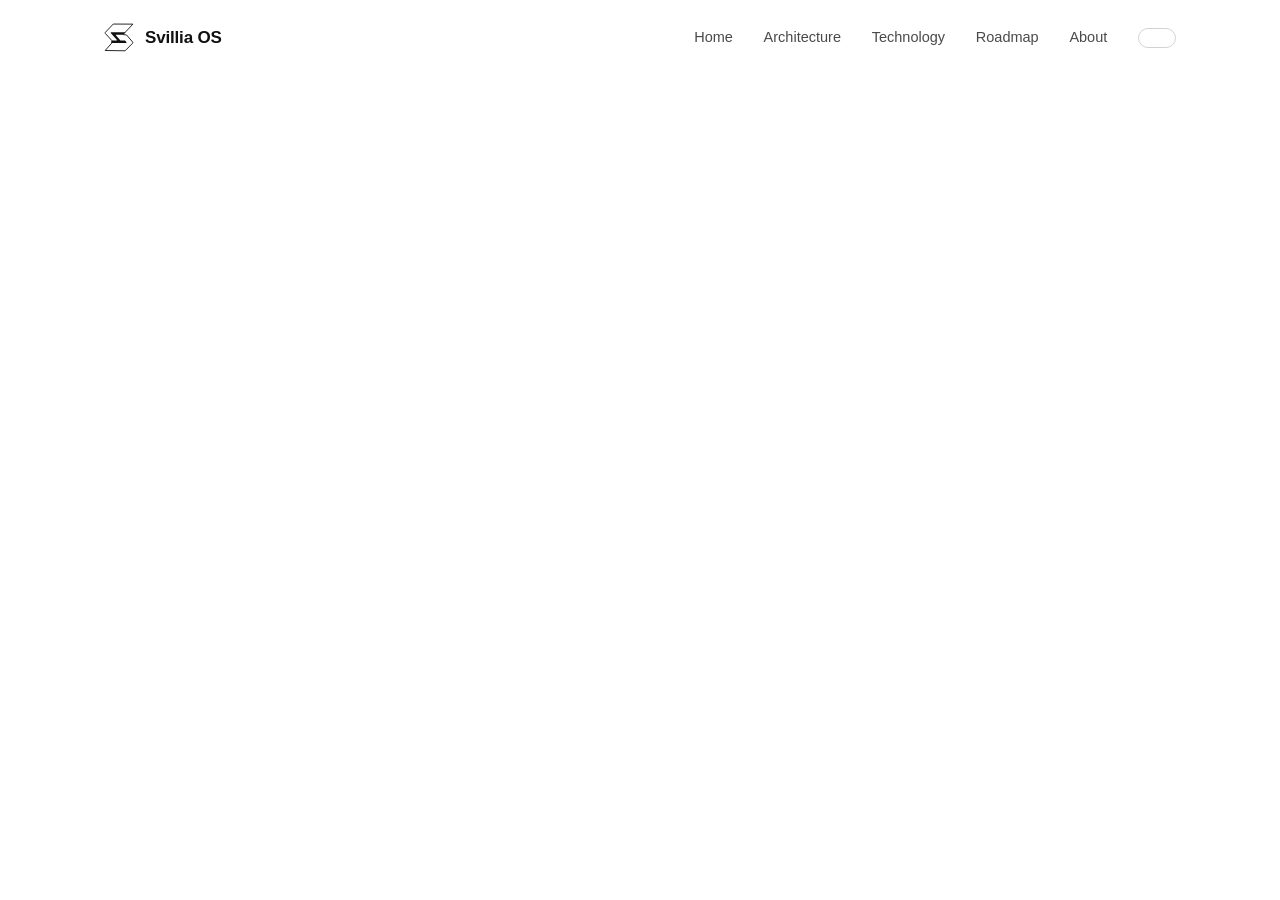
<file: index.html>
<!DOCTYPE html>
<html lang="en">
<head>
<meta charset="UTF-8">
<meta name="viewport" content="width=device-width, initial-scale=1.0">
<title>Svillia OS — A New Beginning</title>
<meta name="description" content="Svillia OS is a closed-source desktop operating system developed completely from scratch — its own kernel, bootloader, file system, programming language and desktop environment.">
<meta name="robots" content="index, follow">
<meta name="theme-color" content="#ffffff">
<meta property="og:title" content="Svillia OS">
<meta property="og:description" content="A New Beginning. Built from scratch. Built for the future.">
<meta property="og:type" content="website">
<meta property="og:url" content="https://svilia.github.io/SvilliaOS/">
<meta property="og:image" content="https://svilia.github.io/SvilliaOS/assets/preview.png">

<meta name="twitter:card" content="summary_large_image">
<meta name="twitter:title" content="Svillia OS">
<meta name="twitter:description" content="A New Beginning. Built from scratch. Built for the future.">
<meta name="twitter:image" content="https://svilia.github.io/SvilliaOS/assets/preview.png">
<link rel="icon" href="data:image/svg+xml,%3Csvg%20xmlns%3D%22http%3A//www.w3.org/2000/svg%22%20viewBox%3D%220%200%20100%20100%22%3E%3Cpath%20d%3D%22M%2029.84%2C4.48%20L%204.00%2C31.77%20L%204.72%2C35.15%20L%2025.97%2C58.33%20L%2025.73%2C67.02%20L%204.00%2C91.65%20L%2070.40%2C92.62%20L%2094.79%2C67.99%20L%2096.00%2C64.13%20L%2075.23%2C39.98%20L%2063.64%2C38.53%20L%2095.52%2C4.72%20Z%22%20fill%3D%22%23111111%22/%3E%3C/svg%3E">

<style>
  /* ============================================================
     0. RESET & BASE
  ============================================================ */
  *, *::before, *::after { box-sizing: border-box; margin: 0; padding: 0; }

  :root{
    --white:        #ffffff;
    --surface:      #f6f6f4;
    --surface-2:    #f0f0ee;
    --ink:          #111111;
    --ink-soft:     #4a4a4d;
    --ink-faint:    #83838a;
    --border:       #e4e4e0;
    --border-strong:#d3d3cd;
    --black:        #000000;
    --black-surface:#141414;
    --black-border: #2a2a2a;

    --font-sans: -apple-system, BlinkMacSystemFont, "Segoe UI", Inter, Helvetica, Arial, sans-serif;
    --font-mono: ui-monospace, "SF Mono", "Cascadia Mono", "Segoe UI Mono", Menlo, Consolas, monospace;

    --container: 1200px;
    --pad-inline: clamp(20px, 6vw, 64px);
    --section-pad: clamp(88px, 11vw, 160px);

    --radius-lg: 24px;
    --radius-md: 16px;
    --radius-full: 999px;

    --ease: cubic-bezier(.22,.61,.36,1);
    --nav-h: 76px;
  }

  html{
    scroll-behavior: smooth;
    scroll-padding-top: var(--nav-h);
  }

  body{
    font-family: var(--font-sans);
    color: var(--ink);
    background: var(--white);
    -webkit-font-smoothing: antialiased;
    -moz-osx-font-smoothing: grayscale;
    line-height: 1.5;
    font-size: 17px;
  }

  img, svg { display: block; max-width: 100%; }
  a { color: inherit; text-decoration: none; }
  ul { list-style: none; }
  button { font: inherit; color: inherit; background: none; border: none; cursor: pointer; }

  a:focus-visible,
  button:focus-visible,
  [tabindex]:focus-visible {
    outline: 2px solid var(--ink);
    outline-offset: 3px;
    border-radius: 4px;
  }

  .container{
    width: 100%;
    max-width: var(--container);
    margin-inline: auto;
    padding-inline: var(--pad-inline);
  }

  .skip-link{
    position: absolute;
    left: -9999px;
    top: 0;
    background: var(--ink);
    color: var(--white);
    padding: 12px 20px;
    border-radius: 0 0 10px 0;
    z-index: 1000;
  }
  .skip-link:focus{ left: 0; }

  section{ padding-block: var(--section-pad); }

  .section-header{
    max-width: 640px;
    margin-bottom: clamp(48px, 6vw, 80px);
  }
  .section-header.center{ margin-inline: auto; text-align: center; }

  .eyebrow{
    display: inline-flex;
    align-items: center;
    gap: 10px;
    font-family: var(--font-mono);
    font-size: 12.5px;
    letter-spacing: 0.14em;
    text-transform: uppercase;
    color: var(--ink-faint);
    margin-bottom: 18px;
  }
  .eyebrow::before{
    content: "";
    width: 7px;
    height: 7px;
    border-radius: 50%;
    background: var(--ink);
    flex-shrink: 0;
  }

  h1, h2, h3 { font-weight: 600; letter-spacing: -0.02em; line-height: 1.08; }

  h2.section-title{
    font-size: clamp(30px, 3.6vw, 44px);
    margin-bottom: 16px;
  }
  .section-header p{
    color: var(--ink-soft);
    font-size: clamp(16px, 1.4vw, 18px);
    line-height: 1.6;
  }

  .btn{
    display: inline-flex;
    align-items: center;
    justify-content: center;
    gap: 10px;
    padding: 15px 32px;
    border-radius: var(--radius-full);
    font-size: 15.5px;
    font-weight: 600;
    letter-spacing: -0.01em;
    border: 1px solid transparent;
    transition: transform .35s var(--ease), background-color .35s var(--ease), border-color .35s var(--ease), box-shadow .35s var(--ease);
    white-space: nowrap;
  }
  .btn-primary{
    background: var(--ink);
    color: var(--white);
  }
  .btn-primary:hover{
    background: #2b2b2b;
    transform: translateY(-2px);
    box-shadow: 0 18px 30px -14px rgba(0,0,0,0.35);
  }
  .btn-primary:active{ transform: translateY(0); }

  .btn-outline{
    background: transparent;
    color: var(--ink);
    border-color: var(--border-strong);
  }
  .btn-outline:hover{
    border-color: var(--ink);
    transform: translateY(-2px);
  }

  /* ============================================================
     1. REVEAL ANIMATION
  ============================================================ */
  [data-reveal]{
    opacity: 0;
    transform: translateY(22px);
    transition: opacity .8s var(--ease), transform .8s var(--ease);
    transition-delay: var(--reveal-delay, 0s);
  }
  [data-reveal].is-visible{
    opacity: 1;
    transform: translateY(0);
  }

  @media (prefers-reduced-motion: reduce){
    *, *::before, *::after{
      animation-duration: 0.001ms !important;
      animation-iteration-count: 1 !important;
      transition-duration: 0.001ms !important;
      scroll-behavior: auto !important;
    }
    [data-reveal]{ opacity: 1; transform: none; }
  }

  /* ============================================================
     2. LOGO
  ============================================================ */
  .logo-icon{ width: 30px; height: 30px; flex-shrink: 0; }
  .brand{
    display: inline-flex;
    align-items: center;
    gap: 11px;
    font-weight: 600;
    font-size: 17px;
    letter-spacing: -0.01em;
    color: var(--ink);
  }
  .brand span{ line-height: 1; }

  /* ============================================================
     3. NAVIGATION
  ============================================================ */
  .site-nav{
    position: fixed;
    top: 0; left: 0; right: 0;
    height: var(--nav-h);
    display: flex;
    align-items: center;
    background: rgba(255,255,255,0.92);
    border-bottom: 1px solid transparent;
    z-index: 500;
    transition: border-color .4s var(--ease), box-shadow .4s var(--ease);
  }
  .site-nav.is-scrolled{
    border-bottom-color: var(--border);
  }
  .nav-inner{
    width: 100%;
    display: flex;
    align-items: center;
    justify-content: space-between;
  }
  .nav-links{
    display: flex;
    align-items: center;
    gap: clamp(20px, 2.4vw, 40px);
  }
  .nav-links a:not(.nav-github){
    font-size: 14.5px;
    font-weight: 500;
    color: var(--ink-soft);
    position: relative;
    padding-block: 6px;
    transition: color .3s var(--ease);
  }
  .nav-links a:not(.nav-github):hover,
  .nav-links a.is-active{
    color: var(--ink);
  }
  .nav-links a:not(.nav-github)::after{
    content: "";
    position: absolute;
    left: 0; bottom: 0;
    width: 100%;
    height: 1px;
    background: var(--ink);
    transform: scaleX(0);
    transform-origin: left;
    transition: transform .35s var(--ease);
  }
  .nav-links a:not(.nav-github):hover::after,
  .nav-links a.is-active::after{
    transform: scaleX(1);
  }

  .nav-github{
    display: inline-flex;
    align-items: center;
    gap: 8px;
    font-size: 13.5px;
    font-weight: 600;
    padding: 9px 18px;
    border-radius: var(--radius-full);
    border: 1px solid var(--border-strong);
    transition: border-color .3s var(--ease), background-color .3s var(--ease), transform .3s var(--ease);
  }
  .nav-github:hover{
    border-color: var(--ink);
    background: var(--ink);
    color: var(--white);
    transform: translateY(-1px);
  }
  .nav-github svg{ width: 16px; height: 16px; }

  .nav-toggle{
    display: none;
    width: 40px; height: 40px;
    align-items: center;
    justify-content: center;
  }
  .nav-toggle svg{ width: 22px; height: 22px; }

  /* Mobile nav */
  .mobile-panel{
    position: fixed;
    inset: var(--nav-h) 0 0 0;
    background: var(--white);
    z-index: 490;
    display: flex;
    flex-direction: column;
    justify-content: center;
    padding: 40px var(--pad-inline);
    transform: translateY(-12px);
    opacity: 0;
    visibility: hidden;
    pointer-events: none;
    transition: opacity .35s var(--ease), transform .35s var(--ease), visibility 0s linear .35s;
  }
  .mobile-panel.is-open{
    opacity: 1;
    transform: translateY(0);
    visibility: visible;
    pointer-events: auto;
    transition: opacity .35s var(--ease), transform .35s var(--ease), visibility 0s linear 0s;
  }
  .mobile-panel a{
    display: block;
    font-size: 26px;
    font-weight: 600;
    letter-spacing: -0.02em;
    padding-block: 16px;
    border-bottom: 1px solid var(--border);
  }
  .mobile-panel a.nav-github{
    display: inline-flex;
    margin-top: 24px;
    border-bottom: none;
    width: fit-content;
    font-size: 15px;
  }

  /* ============================================================
     4. HERO
  ============================================================ */
  .hero{
    padding-top: calc(var(--nav-h) + clamp(64px, 9vw, 120px));
    padding-bottom: clamp(80px, 10vw, 140px);
    text-align: center;
  }
  .hero-inner{
    max-width: 840px;
    margin-inline: auto;
  }
  .hero .eyebrow{ justify-content: center; }

  .hero h1{
    font-size: clamp(46px, 8vw, 92px);
    line-height: 1.02;
  }
  .hero h1 .line-2{
    display: inline-flex;
    align-items: baseline;
    gap: 4px;
    font-weight: 400;
    color: var(--ink-soft);
  }
  .cursor{
    display: inline-block;
    width: 0.46em;
    height: 0.72em;
    background: var(--ink);
    animation: blink 1.1s step-end infinite;
    transform: translateY(0.06em);
  }
  @keyframes blink{
    0%, 45% { opacity: 1; }
    46%, 100% { opacity: 0; }
  }

  .hero-subtitle{
    margin-top: 30px;
    font-size: clamp(18px, 2vw, 22px);
    font-weight: 500;
    color: var(--ink);
  }
  .hero-subtitle span{ display: block; color: var(--ink-faint); font-weight: 400; }

  .hero-description{
    margin-top: 26px;
    font-size: clamp(16px, 1.4vw, 18px);
    color: var(--ink-soft);
    line-height: 1.7;
    max-width: 620px;
    margin-inline: auto;
  }

  .hero-actions{
    margin-top: 44px;
    display: flex;
    justify-content: center;
  }

  /* ============================================================
     5. ARCHITECTURE
  ============================================================ */
  .architecture{ background: var(--surface); }

  .arch-grid{
    display: grid;
    grid-template-columns: repeat(auto-fit, minmax(240px, 1fr));
    gap: 1px;
    background: var(--border);
    border: 1px solid var(--border);
    border-radius: var(--radius-lg);
    overflow: hidden;
  }
  .arch-card{
    background: var(--white);
    padding: 40px 32px;
    transition: background-color .35s var(--ease);
  }
  .arch-card:hover{ background: var(--surface); }
  .arch-index{
    font-family: var(--font-mono);
    font-size: 13px;
    color: var(--ink-faint);
    margin-bottom: 28px;
  }
  .arch-name{
    font-family: var(--font-mono);
    font-size: 20px;
    font-weight: 600;
    letter-spacing: -0.01em;
    margin-bottom: 8px;
  }
  .arch-desc{
    font-size: 15px;
    color: var(--ink-soft);
  }

  /* ============================================================
     6. TECHNOLOGY / FEATURES
  ============================================================ */
  .tech-grid{
    display: grid;
    grid-template-columns: repeat(auto-fit, minmax(210px, 1fr));
    gap: 1px;
    background: var(--border);
    border: 1px solid var(--border);
    border-radius: var(--radius-lg);
    overflow: hidden;
  }
  .tech-card{
    background: var(--white);
    padding: 36px 28px;
    display: flex;
    flex-direction: column;
    gap: 20px;
    transition: background-color .35s var(--ease), transform .35s var(--ease);
  }
  .tech-card:hover{ background: var(--surface); }
  .tech-icon{
    width: 26px; height: 26px;
    color: var(--ink);
  }
  .tech-icon svg{ width: 100%; height: 100%; }
  .tech-label{
    font-size: 15.5px;
    font-weight: 600;
    letter-spacing: -0.01em;
  }

  /* ============================================================
     7. ROADMAP
  ============================================================ */
  .roadmap-track{
    position: relative;
    max-width: 760px;
  }
  .roadmap-track::before{
    content: "";
    position: absolute;
    left: 9px;
    top: 10px;
    bottom: 10px;
    width: 1px;
    background: var(--border-strong);
  }
  .roadmap-item{
    position: relative;
    padding-left: 48px;
    margin-bottom: 56px;
  }
  .roadmap-item:last-child{ margin-bottom: 0; }
  .roadmap-dot{
    position: absolute;
    left: 0; top: 6px;
    width: 19px; height: 19px;
    border-radius: 50%;
    background: var(--white);
    border: 1px solid var(--ink);
    display: flex;
    align-items: center;
    justify-content: center;
  }
  .roadmap-dot::after{
    content: "";
    width: 7px; height: 7px;
    border-radius: 50%;
    background: var(--ink);
  }
  .roadmap-phase{
    font-family: var(--font-mono);
    font-size: 12.5px;
    letter-spacing: 0.12em;
    text-transform: uppercase;
    color: var(--ink-faint);
    margin-bottom: 6px;
  }
  .roadmap-title{
    font-size: 24px;
    font-weight: 600;
    margin-bottom: 18px;
  }
  .roadmap-list{
    display: grid;
    grid-template-columns: repeat(auto-fit, minmax(180px, 1fr));
    gap: 10px 24px;
  }
  .roadmap-list li{
    font-size: 15.5px;
    color: var(--ink-soft);
    padding-left: 18px;
    position: relative;
  }
  .roadmap-list li::before{
    content: "";
    position: absolute;
    left: 0; top: 10px;
    width: 5px; height: 5px;
    border-radius: 50%;
    background: var(--ink-faint);
  }

  /* ============================================================
     8. ABOUT
  ============================================================ */
  .about-grid{
    display: grid;
    grid-template-columns: 300px 1fr;
    gap: clamp(40px, 6vw, 100px);
    align-items: start;
  }
  .about-head{ position: sticky; top: calc(var(--nav-h) + 40px); }
  .about-head h2{ font-size: clamp(28px, 3vw, 36px); }
  .about-copy p{
    font-size: clamp(17px, 1.6vw, 20px);
    line-height: 1.75;
    color: var(--ink-soft);
    margin-bottom: 26px;
  }
  .about-copy p:first-child{
    color: var(--ink);
    font-weight: 500;
  }
  .about-copy p:last-child{ margin-bottom: 0; }
  .about-copy strong{ font-weight: 600; color: var(--ink); }

  /* ============================================================
     9. FOOTER
  ============================================================ */
  .site-footer{
    background: var(--black);
    color: #ffffff;
    padding-block: clamp(64px, 8vw, 100px) 32px;
  }
  .footer-top{
    display: grid;
    grid-template-columns: 1.4fr 1fr 1fr 1fr;
    gap: 48px;
    padding-bottom: 64px;
    border-bottom: 1px solid var(--black-border);
  }
  .footer-brand .brand{ color: #ffffff; }
  .footer-brand p{
    margin-top: 18px;
    font-size: 14.5px;
    color: #8a8a8a;
    max-width: 260px;
    line-height: 1.6;
  }
  .footer-col h4{
    font-family: var(--font-mono);
    font-size: 12px;
    letter-spacing: 0.12em;
    text-transform: uppercase;
    color: #7a7a7a;
    font-weight: 500;
    margin-bottom: 18px;
  }
  .footer-col a, .footer-col p{
    font-size: 15px;
    color: #e4e4e4;
  }
  .footer-col a{
    display: inline-flex;
    align-items: center;
    gap: 7px;
    transition: color .3s var(--ease);
  }
  .footer-col a:hover{ color: #ffffff; }
  .footer-col svg{ width: 14px; height: 14px; opacity: 0.7; }

  .footer-bottom{
    display: flex;
    align-items: center;
    justify-content: space-between;
    flex-wrap: wrap;
    gap: 12px;
    padding-top: 28px;
    font-size: 13.5px;
    color: #767676;
  }
  .footer-bottom .logo-icon{ width: 18px; height: 18px; }
  .footer-bottom-brand{
    display: inline-flex;
    align-items: center;
    gap: 8px;
  }

  /* ============================================================
     10. RESPONSIVE
  ============================================================ */
  @media (max-width: 900px){
    .nav-links{ display: none; }
    .nav-toggle{ display: flex; }

    .about-grid{ grid-template-columns: 1fr; }
    .about-head{ position: static; }

    .footer-top{ grid-template-columns: 1fr 1fr; row-gap: 40px; }
    .footer-brand{ grid-column: 1 / -1; }
  }

  @media (max-width: 560px){
    section{ padding-block: clamp(64px, 14vw, 96px); }
    .hero{ padding-bottom: 72px; }
    .hero-actions{ width: 100%; }
    .btn-primary{ width: 100%; }
    .footer-top{ grid-template-columns: 1fr; }
    .roadmap-list{ grid-template-columns: 1fr; }
    .about-grid{ gap: 28px; }
  }
</style>
</head>
<body>

<a class="skip-link" href="#main">Skip to content</a>
<noscript><style>[data-reveal]{ opacity: 1 !important; transform: none !important; }</style></noscript>

<!-- ============================================================
     LOGO SPRITE (embedded SVG, referenced via <use>)
============================================================ -->
<svg width="0" height="0" style="position:absolute" aria-hidden="true">
  <symbol id="logo-mark" viewBox="0 0 100 100">
    <path d="M 29.84,4.48 L 4.00,31.77 L 4.72,35.15 L 25.97,58.33 L 25.73,67.02 L 4.00,91.65 L 70.40,92.62 L 94.79,67.99 L 96.00,64.13 L 75.23,39.98 L 63.64,38.53 L 95.52,4.72 Z" fill="#ffffff" stroke="#111111" stroke-width="3" stroke-linejoin="round" stroke-linecap="round"/>
    <path d="M 71.61,30.56 L 23.08,31.04 L 22.35,32.01 L 23.08,34.18 L 43.36,56.88 L 42.64,58.33 L 26.22,58.33 L 25.25,57.61 L 26.22,58.57 L 25.73,66.78 L 74.27,66.30 L 74.99,65.33 L 74.51,63.40 L 69.92,58.57 L 54.71,58.09 L 39.01,40.22 L 39.74,38.77 L 64.13,38.77 L 63.40,38.53 Z" fill="#111111"/>
  </symbol>
  <symbol id="logo-mark-dark" viewBox="0 0 100 100">
    <path d="M 29.84,4.48 L 4.00,31.77 L 4.72,35.15 L 25.97,58.33 L 25.73,67.02 L 4.00,91.65 L 70.40,92.62 L 94.79,67.99 L 96.00,64.13 L 75.23,39.98 L 63.64,38.53 L 95.52,4.72 Z" fill="#000000" stroke="#ffffff" stroke-width="3" stroke-linejoin="round" stroke-linecap="round"/>
    <path d="M 71.61,30.56 L 23.08,31.04 L 22.35,32.01 L 23.08,34.18 L 43.36,56.88 L 42.64,58.33 L 26.22,58.33 L 25.25,57.61 L 26.22,58.57 L 25.73,66.78 L 74.27,66.30 L 74.99,65.33 L 74.51,63.40 L 69.92,58.57 L 54.71,58.09 L 39.01,40.22 L 39.74,38.77 L 64.13,38.77 L 63.40,38.53 Z" fill="#ffffff"/>
  </symbol>
</svg>

<!-- ============================================================
     NAVIGATION
============================================================ -->
<header class="site-nav" id="siteNav">
  <div class="container nav-inner">
    <a href="#home" class="brand">
      <svg class="logo-icon" aria-hidden="true"><use href="#logo-mark"></use></svg>
      <span>Svillia OS</span>
    </a>

    <nav class="nav-links" aria-label="Primary">
      <a href="#home">Home</a>
      <a href="#architecture">Architecture</a>
      <a href="#technology">Technology</a>
      <a href="#roadmap">Roadmap</a>
      <a href="#about">About</a>
      <a class="nav-github" href="https://github.com/svilia" target="_blank" rel="noopener">
        <svg view
</file>
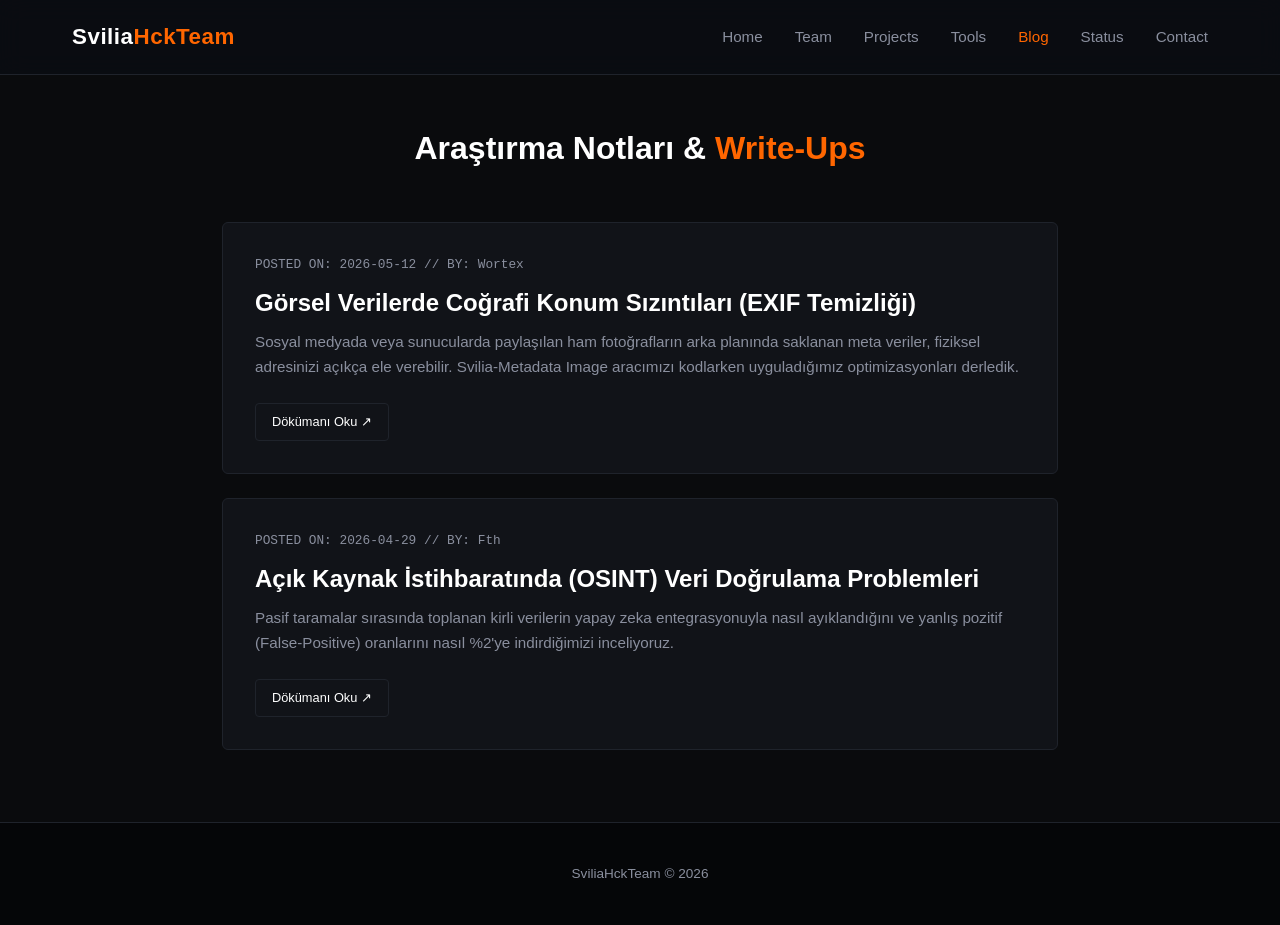
<file: blog.html>
<!DOCTYPE html>
<html lang="tr">
<head>
    <meta charset="UTF-8">
    <meta name="viewport" content="width=device-width, initial-scale=1.0">
    <title>Blog & Write-ups | SviliaHckTeam</title>
    <link rel="stylesheet" href="assets/css/style.css">
</head>
<body>

    <nav class="navbar">
        <div class="nav-container">
            <a href="index.html" class="logo">Svilia<span>HckTeam</span></a>
            <div class="menu-toggle" id="mobile-menu">
                <span></span><span></span><span></span>
            </div>
            <ul class="nav-menu" id="nav-menu">
                <li><a href="index.html" class="nav-link">Home</a></li>
                <li><a href="team.html" class="nav-link">Team</a></li>
                <li><a href="projects.html" class="nav-link">Projects</a></li>
                <li><a href="tools.html" class="nav-link">Tools</a></li>
                <li><a href="blog.html" class="nav-link active">Blog</a></li>
                <li><a href="status.html" class="nav-link">Status</a></li>
                <li><a href="contact.html" class="nav-link">Contact</a></li>
            </ul>
        </div>
    </nav>

    <main class="container" style="max-width: 900px;">
        <h1 class="page-title">Araştırma Notları & <span>Write-Ups</span></h1>

        <article class="blog-card">
            <div class="blog-meta">POSTED ON: 2026-05-12 // BY: Wortex</div>
            <h2 style="margin-bottom: 0.5rem; font-size: 1.5rem;">Görsel Verilerde Coğrafi Konum Sızıntıları (EXIF Temizliği)</h2>
            <p class="card-desc">Sosyal medyada veya sunucularda paylaşılan ham fotoğrafların arka planında saklanan meta veriler, fiziksel adresinizi açıkça ele verebilir. Svilia-Metadata Image aracımızı kodlarken uyguladığımız optimizasyonları derledik.</p>
            <a href="#" class="btn-secondary" style="font-size: 0.8rem;">Dökümanı Oku ↗</a>
        </article>

        <article class="blog-card">
            <div class="blog-meta">POSTED ON: 2026-04-29 // BY: Fth</div>
            <h2 style="margin-bottom: 0.5rem; font-size: 1.5rem;">Açık Kaynak İstihbaratında (OSINT) Veri Doğrulama Problemleri</h2>
            <p class="card-desc">Pasif taramalar sırasında toplanan kirli verilerin yapay zeka entegrasyonuyla nasıl ayıklandığını ve yanlış pozitif (False-Positive) oranlarını nasıl %2'ye indirdiğimizi inceliyoruz.</p>
            <a href="#" class="btn-secondary" style="font-size: 0.8rem;">Dökümanı Oku ↗</a>
        </article>
    </main>

    <footer>
        <p>SviliaHckTeam © 2026</p>
    </footer>

    <script src="assets/js/main.js"></script>
</body>
</html>
</file>
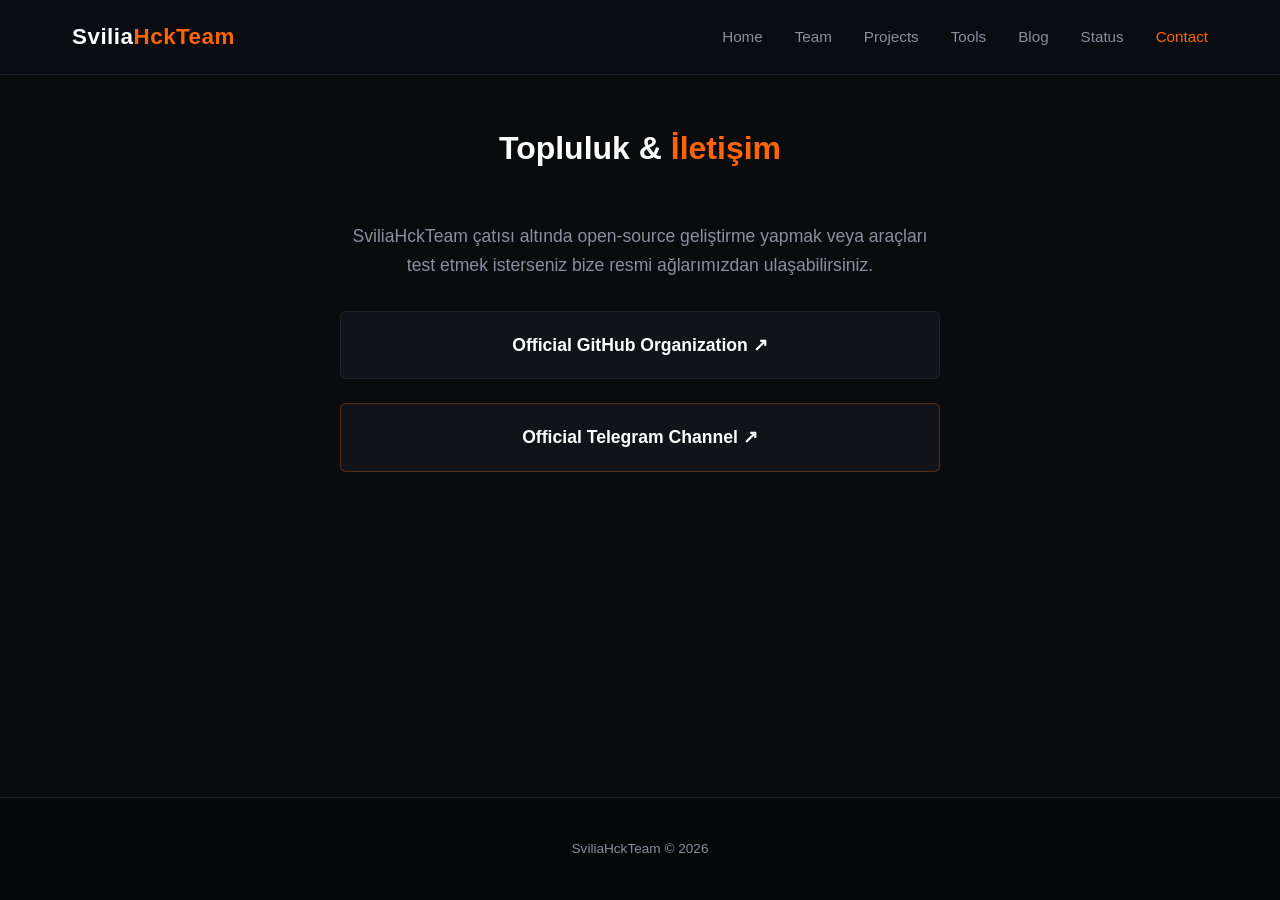
<file: contact.html>
<!DOCTYPE html>
<html lang="tr">
<head>
    <meta charset="UTF-8">
    <meta name="viewport" content="width=device-width, initial-scale=1.0">
    <title>İletişim | SviliaHckTeam</title>
    <link rel="stylesheet" href="assets/css/style.css">
</head>
<body>

    <nav class="navbar">
        <div class="nav-container">
            <a href="index.html" class="logo">Svilia<span>HckTeam</span></a>
            <div class="menu-toggle" id="mobile-menu">
                <span></span><span></span><span></span>
            </div>
            <ul class="nav-menu" id="nav-menu">
                <li><a href="index.html" class="nav-link">Home</a></li>
                <li><a href="team.html" class="nav-link">Team</a></li>
                <li><a href="projects.html" class="nav-link">Projects</a></li>
                <li><a href="tools.html" class="nav-link">Tools</a></li>
                <li><a href="blog.html" class="nav-link">Blog</a></li>
                <li><a href="status.html" class="nav-link">Status</a></li>
                <li><a href="contact.html" class="nav-link active">Contact</a></li>
            </ul>
        </div>
    </nav>

    <main class="container">
        <div class="contact-wrapper">
            <h1 class="page-title">Topluluk & <span>İletişim</span></h1>
            <p class="card-desc" style="font-size: 1.1rem; margin-bottom: 2rem;">
                SviliaHckTeam çatısı altında open-source geliştirme yapmak veya araçları test etmek isterseniz bize resmi ağlarımızdan ulaşabilirsiniz.
            </p>
            
            <div class="contact-links">
                <a href="https://github.com/svilia" target="_blank" class="contact-btn">
                    Official GitHub Organization ↗
                </a>
                <a href="https://t.me/sviliahack" target="_blank" class="contact-btn" style="border-color: rgba(255,102,0,0.3);">
                    Official Telegram Channel ↗
                </a>
            </div>
        </div>
    </main>

    <footer>
        <p>SviliaHckTeam © 2026</p>
    </footer>

    <script src="assets/js/main.js"></script>
</body>
</html>
</file>
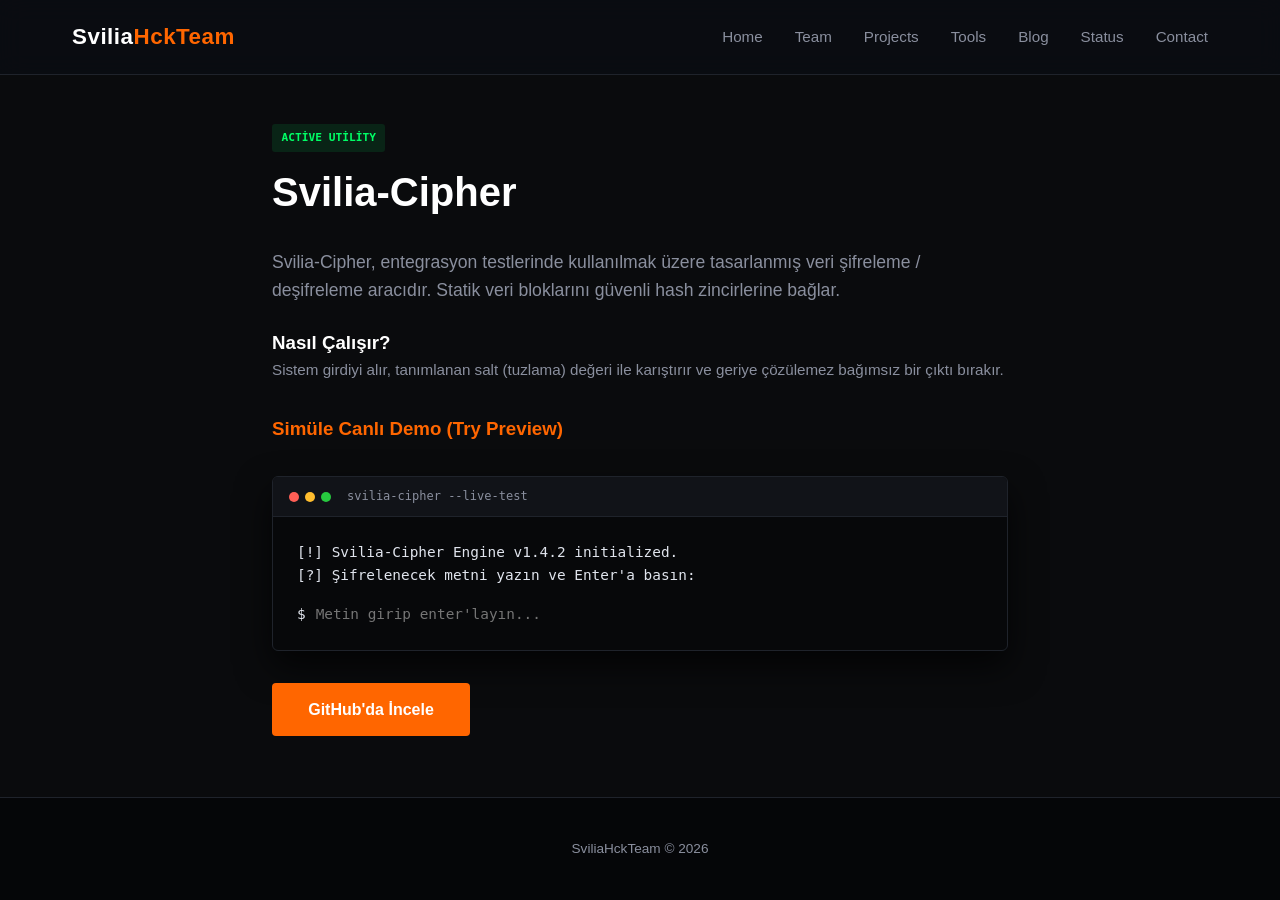
<file: docs-cipher.html>
<!DOCTYPE html>
<html lang="tr">
<head>
    <meta charset="UTF-8">
    <meta name="viewport" content="width=device-width, initial-scale=1.0">
    <title>Svilia-Cipher Detay | SviliaHckTeam</title>
    <link rel="stylesheet" href="assets/css/style.css">
</head>
<body>

    <nav class="navbar">
        <div class="nav-container">
            <a href="index.html" class="logo">Svilia<span>HckTeam</span></a>
            <div class="menu-toggle" id="mobile-menu">
                <span></span><span></span><span></span>
            </div>
            <ul class="nav-menu" id="nav-menu">
                <li><a href="index.html" class="nav-link">Home</a></li>
                <li><a href="team.html" class="nav-link">Team</a></li>
                <li><a href="projects.html" class="nav-link">Projects</a></li>
                <li><a href="tools.html" class="nav-link">Tools</a></li>
                <li><a href="blog.html" class="nav-link">Blog</a></li>
                <li><a href="status.html" class="nav-link">Status</a></li>
                <li><a href="contact.html" class="nav-link">Contact</a></li>
            </ul>
        </div>
    </nav>

    <main class="container" style="max-width: 800px;">
        <span class="badge active">Active Utility</span>
        <h1 style="font-size: 2.5rem; margin: 0.5rem 0 1.5rem 0;">Svilia-Cipher</h1>
        
        <p class="card-desc" style="font-size: 1.1rem;">Svilia-Cipher, entegrasyon testlerinde kullanılmak üzere tasarlanmış veri şifreleme / deşifreleme aracıdır. Statik veri bloklarını güvenli hash zincirlerine bağlar.</p>

        <h3>Nasıl Çalışır?</h3>
        <p class="card-desc" style="margin-bottom: 2rem;">Sistem girdiyi alır, tanımlanan salt (tuzlama) değeri ile karıştırır ve geriye çözülemez bağımsız bir çıktı bırakır.</p>

        <h3 style="color: var(--primary-color);">Simüle Canlı Demo (Try Preview)</h3>
        <div class="terminal-window">
            <div class="terminal-header">
                <span class="terminal-dot" style="background: #ff5f56;"></span>
                <span class="terminal-dot" style="background: #ffbd2e;"></span>
                <span class="terminal-dot" style="background: #27c93f;"></span>
                <span style="font-size: 0.75rem; color: var(--text-muted); margin-left: 10px; font-family: monospace;">svilia-cipher --live-test</span>
            </div>
            <div class="terminal-body">
                <div>[!] Svilia-Cipher Engine v1.4.2 initialized.</div>
                <div>[?] Şifrelenecek metni yazın ve Enter'a basın:</div>
                <div class="terminal-input-line">
                    <span>$</span>
                    <input type="text" class="terminal-input" id="demoInput" placeholder="Metin girip enter'layın..." onkeydown="if(event.key === 'Enter') runDemo()">
                </div>
                <div id="demoResult" style="margin-top: 1rem; color: #27c93f; display: none; font-family: monospace;"></div>
            </div>
        </div>

        <a href="https://github.com/svilia" target="_blank" class="btn">GitHub'da İncele</a>
    </main>

    <footer>
        <p>SviliaHckTeam © 2026</p>
    </footer>

    <script src="assets/js/main.js"></script>
    <script>
        function runDemo() {
            const input = document.getElementById('demoInput').value;
            const resultDiv = document.getElementById('demoResult');
            if(!input) return;
            
            resultDiv.style.display = "block";
            resultDiv.innerHTML = "Processing...<br>[+] Salt generation: OK<br>[+] Encrypted Result: svilia_hash_" + btoa(input).substring(0,12) + "xx89";
        }
    </script>
</body>
</html>
</file>
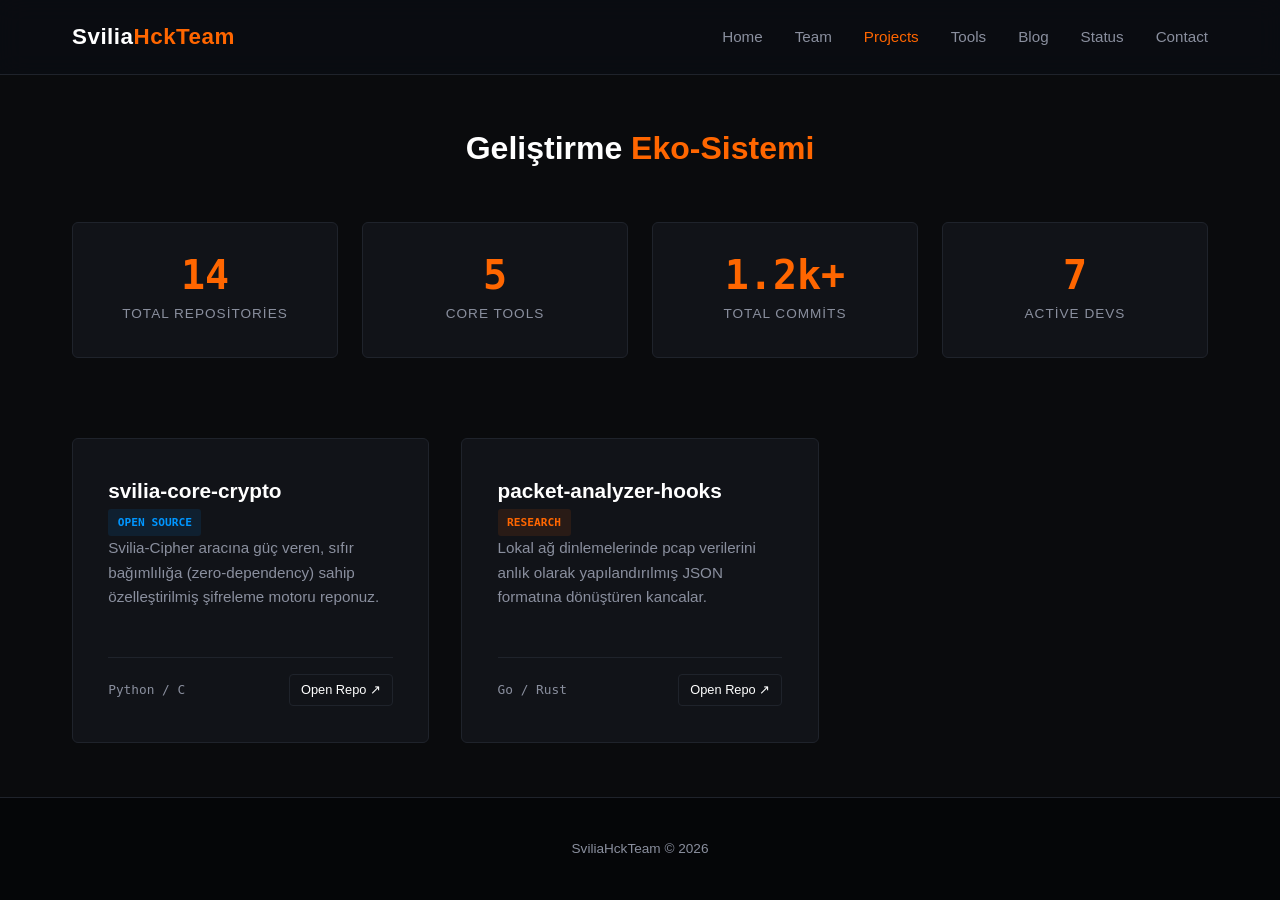
<file: projects.html>
<!DOCTYPE html>
<html lang="tr">
<head>
    <meta charset="UTF-8">
    <meta name="viewport" content="width=device-width, initial-scale=1.0">
    <title>Projelerimiz | SviliaHckTeam</title>
    <link rel="stylesheet" href="assets/css/style.css">
</head>
<body>

    <nav class="navbar">
        <div class="nav-container">
            <a href="index.html" class="logo">Svilia<span>HckTeam</span></a>
            <div class="menu-toggle" id="mobile-menu">
                <span></span><span></span><span></span>
            </div>
            <ul class="nav-menu" id="nav-menu">
                <li><a href="index.html" class="nav-link">Home</a></li>
                <li><a href="team.html" class="nav-link">Team</a></li>
                <li><a href="projects.html" class="nav-link active">Projects</a></li>
                <li><a href="tools.html" class="nav-link">Tools</a></li>
                <li><a href="blog.html" class="nav-link">Blog</a></li>
                <li><a href="status.html" class="nav-link">Status</a></li>
                <li><a href="contact.html" class="nav-link">Contact</a></li>
            </ul>
        </div>
    </nav>

    <main class="container">
        <h1 class="page-title">Geliştirme <span>Eko-Sistemi</span></h1>

        <section class="stats-panel">
            <div class="stat-card">
                <div class="stat-number">14</div>
                <div class="stat-label">Total Repositories</div>
            </div>
            <div class="stat-card">
                <div class="stat-number">5</div>
                <div class="stat-label">Core Tools</div>
            </div>
            <div class="stat-card">
                <div class="stat-number">1.2k+</div>
                <div class="stat-label">Total Commits</div>
            </div>
            <div class="stat-card">
                <div class="stat-number">7</div>
                <div class="stat-label">Active Devs</div>
            </div>
        </section>

        <div class="grid">
            <div class="card card-link-wrapper">
                <a href="https://github.com/svilia" target="_blank" class="main-card-link">GitHub Repo</a>
                <div>
                    <div class="card-header">
                        <h3 class="card-title">svilia-core-crypto</h3>
                        <span class="badge developer">Open Source</span>
                    </div>
                    <p class="card-desc">Svilia-Cipher aracına güç veren, sıfır bağımlılığa (zero-dependency) sahip özelleştirilmiş şifreleme motoru reponuz.</p>
                </div>
                <div class="project-meta">
                    <span style="font-family: monospace; font-size: 0.8rem; color: var(--text-muted);">Python / C</span>
                    <span class="btn-secondary" style="padding: 0.3rem 0.7rem; font-size: 0.8rem;">Open Repo ↗</span>
                </div>
            </div>

            <div class="card card-link-wrapper">
                <a href="https://github.com/svilia" target="_blank" class="main-card-link">GitHub Repo</a>
                <div>
                    <div class="card-header">
                        <h3 class="card-title">packet-analyzer-hooks</h3>
                        <span class="badge security">Research</span>
                    </div>
                    <p class="card-desc">Lokal ağ dinlemelerinde pcap verilerini anlık olarak yapılandırılmış JSON formatına dönüştüren kancalar.</p>
                </div>
                <div class="project-meta">
                    <span style="font-family: monospace; font-size: 0.8rem; color: var(--text-muted);">Go / Rust</span>
                    <span class="btn-secondary" style="padding: 0.3rem 0.7rem; font-size: 0.8rem;">Open Repo ↗</span>
                </div>
            </div>
        </div>
    </main>

    <footer>
        <p>SviliaHckTeam © 2026</p>
    </footer>

    <script src="assets/js/main.js"></script>
</body>
</html>
</file>
<file: assets/css/style.css>
/* ==========================================================================
   1. ROOT DEĞİŞKENLERİ & CORES
   ========================================================================== */
:root {
    --bg-color: #0a0b0d;
    --card-bg: #111318;
    --card-hover: #171a22;
    --primary-color: #ff6600;
    --primary-glow: rgba(255, 102, 0, 0.2);
    --primary-hover: #e05500;
    --text-color: #ffffff;
    --text-muted: #8a8f9e;
    --border-color: #1f232b;
    --success-color: #00ff66;
    --font-main: 'Segoe UI', Tahoma, Geneva, Verdana, sans-serif;
}

html {
    scroll-behavior: smooth;
}

* {
    margin: 0;
    padding: 0;
    box-sizing: border-box;
}

body {
    background-color: var(--bg-color);
    color: var(--text-color);
    font-family: var(--font-main);
    line-height: 1.6;
    display: flex;
    flex-direction: column;
    min-height: 100vh;
}

a {
    color: inherit;
    text-decoration: none;
    transition: all 0.3s cubic-bezier(0.16, 1, 0.3, 1);
}

/* ==========================================================================
   2. NAVBAR (NAVIGASYON)
   ========================================================================== */
.navbar {
    background-color: rgba(11, 13, 18, 0.9);
    border-bottom: 1px solid var(--border-color);
    position: sticky;
    top: 0;
    z-index: 1000;
    backdrop-filter: blur(12px);
}

.nav-container {
    max-width: 1200px;
    margin: 0 auto;
    display: flex;
    justify-content: space-between;
    align-items: center;
    padding: 1.2rem 2rem;
}

.logo {
    font-size: 1.4rem;
    font-weight: 800;
    letter-spacing: 0.5px;
}

.logo span {
    color: var(--primary-color);
}

.nav-menu {
    display: flex;
    list-style: none;
    gap: 2rem;
}

.nav-link {
    font-size: 0.95rem;
    font-weight: 500;
    color: var(--text-muted);
}

.nav-link:hover, .nav-link.active {
    color: var(--primary-color);
}

.menu-toggle {
    display: none;
    flex-direction: column;
    gap: 5px;
    cursor: pointer;
}

.menu-toggle span {
    width: 22px;
    height: 2px;
    background-color: var(--text-color);
    transition: 0.3s;
}

/* ==========================================================================
   3. LAYOUT & ORTAK COMPONENTLER
   ========================================================================== */
.container {
    max-width: 1200px;
    margin: 0 auto;
    padding: 3rem 2rem;
    flex: 1;
    width: 100%;
}

.page-title {
    font-size: 2rem;
    margin-bottom: 3rem;
    text-align: center;
}

.page-title span {
    color: var(--primary-color);
}

.btn {
    display: inline-block;
    background-color: var(--primary-color);
    color: #fff;
    padding: 0.8rem 2.2rem;
    border-radius: 4px;
    font-weight: 600;
    border: 1px solid transparent;
    cursor: pointer;
    transition: all 0.3s ease;
}

.btn:hover {
    background-color: var(--primary-hover);
    box-shadow: 0 0 20px var(--primary-glow);
    transform: translateY(-1px);
}

.btn-secondary {
    display: inline-block;
    background-color: transparent;
    border: 1px solid var(--border-color);
    color: var(--text-color);
    padding: 0.5rem 1rem;
    font-size: 0.85rem;
    border-radius: 4px;
    cursor: pointer;
    transition: all 0.3s ease;
}

.btn-secondary:hover {
    border-color: var(--primary-color);
    background: rgba(255, 102, 0, 0.02);
}

.badge {
    display: inline-block;
    padding: 0.3rem 0.6rem;
    font-size: 0.7rem;
    font-weight: 700;
    text-transform: uppercase;
    border-radius: 3px;
    font-family: monospace;
}

.badge.developer { background: rgba(0, 150, 255, 0.1); color: #0096ff; }
.badge.security { background: rgba(255, 102, 0, 0.1); color: #ff6600; }
.badge.designer { background: rgba(155, 89, 182, 0.1); color: #9b59b6; }
.badge.general { background: rgba(138, 143, 158, 0.1); color: #8a8f9e; }
.badge.active { background: rgba(0, 255, 102, 0.1); color: var(--success-color); }
.badge.development { background: rgba(241, 196, 15, 0.1); color: #f1c40f; }

/* ==========================================================================
   4. GRID SİSTEMİ & TIKLANABİLİR KART ALTYAPISI
   ========================================================================== */
.grid {
    display: grid;
    grid-template-columns: repeat(auto-fill, minmax(320px, 1fr));
    gap: 2rem;
}

.card {
    background-color: var(--card-bg);
    border: 1px solid var(--border-color);
    border-radius: 6px;
    padding: 2.2rem;
    display: flex;
    flex-direction: column;
    justify-content: space-between;
    position: relative;
    transition: all 0.3s cubic-bezier(0.16, 1, 0.3, 1);
}

.card:hover {
    border-color: rgba(255, 102, 0, 0.4);
    background-color: var(--card-hover);
    box-shadow: 0 10px 30px rgba(0, 0, 0, 0.5), 0 0 25px rgba(255, 102, 0, 0.03);
    transform: translateY(-3px);
}

.card-link-wrapper {
    position: relative;
}

.main-card-link {
    position: absolute;
    top: 0;
    left: 0;
    width: 100%;
    height: 100%;
    z-index: 1;
    text-indent: -9999px;
}

.card-header, .card-desc, .skills-container, .project-meta {
    position: relative;
    z-index: 2;
}

.card-actions {
    position: relative;
    z-index: 3;
    display: flex;
    gap: 1rem;
    align-items: center;
    margin-top: 1rem;
}

.card-title {
    font-size: 1.3rem;
    font-weight: 700;
}

.card-desc {
    color: var(--text-muted);
    font-size: 0.95rem;
    margin-bottom: 1.5rem;
    flex: 1;
}

/* --- SKILLS BAR --- */
.skills-container {
    margin-top: 1rem;
    border-top: 1px solid var(--border-color);
    padding-top: 1rem;
}

.skill-row {
    margin-bottom: 0.6rem;
}

.skill-label {
    font-size: 0.75rem;
    color: var(--text-muted);
    display: flex;
    justify-content: space-between;
    margin-bottom: 0.2rem;
}

.skill-bar-bg {
    background: #1f232b;
    height: 4px;
    border-radius: 2px;
    width: 100%;
}

.skill-bar-fill {
    background: var(--primary-color);
    height: 100%;
    border-radius: 2px;
}

.project-meta {
    display: flex;
    justify-content: space-between;
    align-items: center;
    margin-top: 1.5rem;
    padding-top: 1rem;
    border-top: 1px solid var(--border-color);
}

/* ==========================================================================
   5. HERO & STATS & MANIFESTO (INDEX)
   ========================================================================== */
.hero {
    text-align: center;
    max-width: 800px;
    margin: 3rem auto 5rem auto;
}

.hero h1 {
    font-size: 3.8rem;
    font-weight: 800;
    margin-bottom: 1rem;
    letter-spacing: -1px;
}

.hero h1 span {
    color: var(--primary-color);
}

.hero h2 {
    font-size: 1.3rem;
    color: var(--text-muted);
    font-weight: 400;
    margin-bottom: 2.5rem;
}

.features-list {
    display: flex;
    justify-content: center;
    gap: 1.5rem;
    margin-bottom: 3rem;
    flex-wrap: wrap;
}

.feature-tag {
    background: var(--card-bg);
    border: 1px solid var(--border-color);
    padding: 0.6rem 1.2rem;
    border-radius: 4px;
    font-size: 0.85rem;
    font-family: monospace;
    color: var(--primary-color);
}

.stats-panel {
    display: grid;
    grid-template-columns: repeat(auto-fit, minmax(220px, 1fr));
    gap: 1.5rem;
    margin-bottom: 5rem;
}

.stat-card {
    background: var(--card-bg);
    border: 1px solid var(--border-color);
    padding: 2rem;
    border-radius: 6px;
    text-align: center;
}

.stat-number {
    font-size: 2.5rem;
    font-weight: 800;
    color: var(--primary-color);
    font-family: monospace;
    line-height: 1;
    margin-bottom: 0.5rem;
}

.stat-label {
    font-size: 0.85rem;
    color: var(--text-muted);
    text-transform: uppercase;
    letter-spacing: 1px;
}

.about-section {
    background: var(--card-bg);
    border: 1px solid var(--border-color);
    padding: 3.5rem;
    border-radius: 8px;
    margin-bottom: 3rem;
}

.about-grid {
    display: grid;
    grid-template-columns: 1fr 2fr;
    gap: 3rem;
}

.about-sidebar h3 {
    font-size: 1.6rem;
    margin-bottom: 1rem;
    color: var(--primary-color);
}

.about-content p {
    color: var(--text-muted);
    margin-bottom: 1.5rem;
    font-size: 1.05rem;
}

/* ==========================================================================
   6. TERMINAL, BLOG, STATUS & CONTACT UNITS
   ========================================================================== */
.terminal-window {
    background: #07080a;
    border: 1px solid var(--border-color);
    border-radius: 6px;
    margin: 2rem 0;
    overflow: hidden;
    box-shadow: 0 15px 35px rgba(0, 0, 0, 0.7);
}

.terminal-header {
    background: #111318;
    padding: 0.6rem 1rem;
    display: flex;
    align-items: center;
    gap: 6px;
    border-bottom: 1px solid var(--border-color);
}

.terminal-dot {
    width: 10px;
    height: 10px;
    border-radius: 50%;
    display: inline-block;
}

.terminal-body {
    padding: 1.5rem;
    font-family: monospace;
    font-size: 0.9rem;
    color: #e0e4ed;
}

.terminal-input-line {
    display: flex;
    gap: 10px;
    margin-top: 1rem;
}

.terminal-input {
    background: transparent;
    border: none;
    color: var(--primary-color);
    font-family: monospace;
    font-size: 0.9rem;
    width: 100%;
    outline: none;
}

.blog-card {
    background: var(--card-bg);
    border: 1px solid var(--border-color);
    border-radius: 6px;
    padding: 2rem;
    margin-bottom: 1.5rem;
    transition: all 0.3s ease;
}

.blog-card:hover {
    border-color: var(--primary-color);
    transform: translateX(4px);
}

.blog-meta {
    font-size: 0.8rem;
    color: var(--text-muted);
    margin-bottom: 0.5rem;
    font-family: monospace;
}

.status-grid {
    display: grid;
    grid-template-columns: 2fr 1fr;
    gap: 2rem;
}

.status-list {
    display: flex;
    flex-direction: column;
    gap: 1rem;
}

.status-item {
    background: var(--card-bg);
    border: 1px solid var(--border-color);
    padding: 1.2rem 1.5rem;
    border-radius: 6px;
    display: flex;
    justify-content: space-between;
    align-items: center;
}

.incident-log {
    background: var(--card-bg);
    border: 1px solid var(--border-color);
    padding: 1.5rem;
    border-radius: 6px;
}

.status-indicator {
    display: inline-flex;
    align-items: center;
    gap: 8px;
    font-family: monospace;
    font-size: 0.9rem;
}

.dot {
    width: 8px;
    height: 8px;
    background-color: var(--success-color);
    border-radius: 50%;
    display: inline-block;
    box-shadow: 0 0 10px var(--success-color);
}

.code-block {
    background: #090a0d;
    padding: 1rem;
    border-radius: 4px;
    font-family: monospace;
    font-size: 0.85rem;
    color: #e0e4ed;
    border: 1px solid var(--border-color);
    margin: 1rem 0;
    overflow-x: auto;
}

.contact-wrapper {
    max-width: 600px;
    margin: 0 auto;
    text-align: center;
}

.contact-links {
    display: flex;
    flex-direction: column;
    gap: 1.5rem;
    margin-top: 2rem;
}

.contact-btn {
    display: flex;
    align-items: center;
    justify-content: center;
    background-color: var(--card-bg);
    border: 1px solid var(--border-color);
    padding: 1.2rem;
    border-radius: 6px;
    font-size: 1.1rem;
    font-weight: 600;
}

.contact-btn:hover {
    border-color: var(--primary-color);
    background-color: rgba(255, 102, 0, 0.02);
}

/* ==========================================================================
   7. FOOTER & MEDIA RESPONSIVE
   ========================================================================== */
footer {
    background-color: #050608;
    border-top: 1px solid var(--border-color);
    padding: 2.5rem;
    text-align: center;
    font-size: 0.85rem;
    color: var(--text-muted);
}

@media (max-width: 900px) {
    .about-grid, .status-grid {
        grid-template-columns: 1fr;
        gap: 2rem;
    }
}

@media (max-width: 768px) {
    .menu-toggle {
        display: flex;
    }
    
    .nav-menu {
        display: none;
        flex-direction: column;
        position: absolute;
        top: 100%;
        left: 0;
        width: 100%;
        background-color: var(--card-bg);
        border-bottom: 1px solid var(--border-color);
        padding: 1.5rem;
        gap: 1.5rem;
        text-align: center;
    }
    
    .nav-menu.active {
        display: flex;
    }
    
    .hero h1 {
        font-size: 2.6rem;
    }
}
</file>
